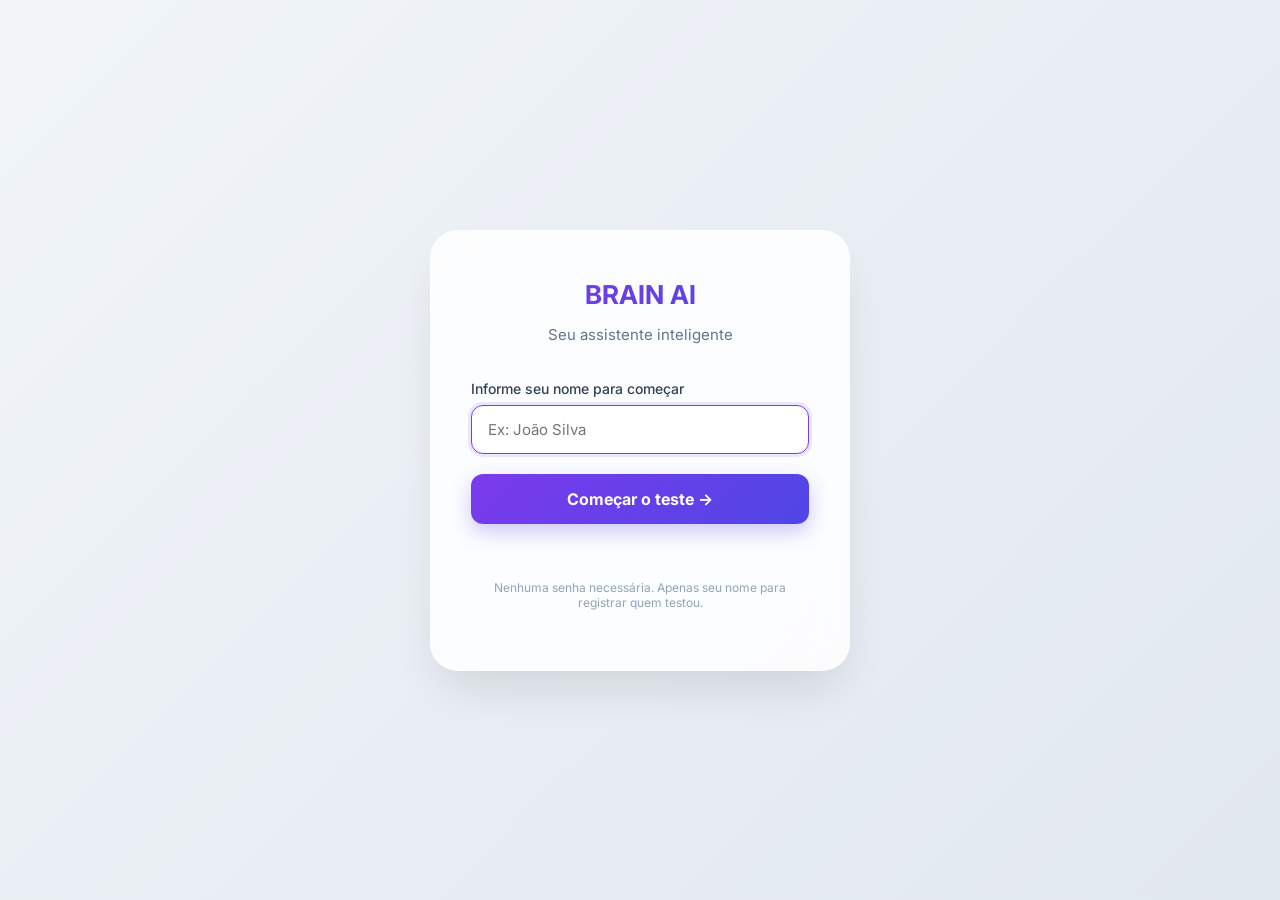
<file: frontend/auth.html>
<!DOCTYPE html>
<html lang="pt-br">

<head>
    <meta charset="UTF-8">
    <meta name="viewport" content="width=device-width, initial-scale=1.0">
    <title>BRAIN AI - Iniciar Sessão</title>
    <link href="https://fonts.googleapis.com/css2?family=Inter:wght@300;400;500;600;700&display=swap" rel="stylesheet">
    <style>
        :root {
            --primary-gradient: linear-gradient(135deg, #7C3AED 0%, #4F46E5 100%);
            --bg-gradient: linear-gradient(135deg, #f1f5f9 0%, #e2e8f0 100%);
            --glass: rgba(255, 255, 255, 0.85);
            --glass-border: rgba(255, 255, 255, 0.5);
        }

        * {
            box-sizing: border-box;
        }

        body {
            font-family: 'Inter', sans-serif;
            background: var(--bg-gradient);
            margin: 0;
            min-height: 100vh;
            display: flex;
            justify-content: center;
            align-items: center;
        }

        .card {
            background: var(--glass);
            backdrop-filter: blur(16px);
            border: 1px solid var(--glass-border);
            border-radius: 28px;
            box-shadow: 0 24px 48px -12px rgba(0, 0, 0, 0.12);
            width: 100%;
            max-width: 420px;
            padding: 48px 40px;
            text-align: center;
        }

        .logo {
            font-size: 26px;
            font-weight: 700;
            background: var(--primary-gradient);
            -webkit-background-clip: text;
            background-clip: text;
            -webkit-text-fill-color: transparent;
            margin-bottom: 8px;
        }

        .subtitle {
            color: #64748b;
            font-size: 15px;
            margin-bottom: 36px;
        }

        label {
            display: block;
            text-align: left;
            font-size: 14px;
            font-weight: 500;
            color: #334155;
            margin-bottom: 8px;
        }

        input[type="text"] {
            width: 100%;
            padding: 14px 16px;
            border: 1.5px solid #e2e8f0;
            border-radius: 12px;
            font-family: inherit;
            font-size: 15px;
            outline: none;
            transition: border-color 0.2s, box-shadow 0.2s;
            background: white;
        }

        input[type="text"]:focus {
            border-color: #7C3AED;
            box-shadow: 0 0 0 3px rgba(124, 58, 237, 0.12);
        }

        button[type="submit"] {
            width: 100%;
            margin-top: 20px;
            padding: 15px;
            background: var(--primary-gradient);
            color: white;
            border: none;
            border-radius: 12px;
            font-family: inherit;
            font-size: 16px;
            font-weight: 700;
            cursor: pointer;
            box-shadow: 0 8px 20px rgba(79, 70, 229, 0.28);
            transition: transform 0.12s ease, box-shadow 0.12s ease;
        }

        button[type="submit"]:hover {
            transform: translateY(-2px);
            box-shadow: 0 12px 28px rgba(79, 70, 229, 0.24);
        }

        button[type="submit"]:disabled {
            opacity: 0.65;
            cursor: not-allowed;
            transform: none;
        }

        .error-msg {
            color: #ef4444;
            font-size: 13px;
            margin-top: 12px;
            min-height: 20px;
        }

        .hint {
            margin-top: 24px;
            font-size: 12px;
            color: #94a3b8;
        }
    </style>
</head>

<body>
    <div class="card">
        <div class="logo">BRAIN AI</div>
        <p class="subtitle">Seu assistente inteligente</p>

        <form id="start-form">
            <label for="user-name">Informe seu nome para começar</label>
            <input type="text" id="user-name" placeholder="Ex: João Silva" autocomplete="off" required autofocus>
            <button type="submit" id="start-btn">Começar o teste →</button>
            <div id="error-msg" class="error-msg"></div>
        </form>

        <p class="hint">Nenhuma senha necessária. Apenas seu nome para registrar quem testou.</p>
    </div>

    <script>
        const BASE_URL = 'http://localhost:8000/ROA';

        // Cookie Helpers
        function setCookie(name, value, days = 7) {
            let expires = "";
            if (days) {
                const date = new Date();
                date.setTime(date.getTime() + (days * 24 * 60 * 60 * 1000));
                expires = "; expires=" + date.toUTCString();
            }
            document.cookie = name + "=" + (value || "") + expires + "; path=/; SameSite=Lax";
        }

        function getCookie(name) {
            const nameEQ = name + "=";
            const ca = document.cookie.split(';');
            for (let i = 0; i < ca.length; i++) {
                let c = ca[i];
                while (c.charAt(0) == ' ') c = c.substring(1, c.length);
                if (c.indexOf(nameEQ) == 0) return c.substring(nameEQ.length, c.length);
            }
            return null;
        }

        // Already logged in? Go to dashboard.
        let existingToken = getCookie('roa_token');

        // Sincronização e fallback para evitar loops com cache de navegadores
        if (!existingToken) {
            existingToken = localStorage.getItem('roa_token');
            if (existingToken) {
                setCookie('roa_token', existingToken);
                const lsName = localStorage.getItem('roa_user_name');
                if (lsName) setCookie('roa_user_name', lsName);
            }
        } else {
            localStorage.setItem('roa_token', existingToken);
        }

        if (existingToken) {
            window.location.replace('index.html');
        }

        document.getElementById('start-form').addEventListener('submit', async (e) => {
            e.preventDefault();

            const name = document.getElementById('user-name').value.trim();
            const errorEl = document.getElementById('error-msg');
            const btn = document.getElementById('start-btn');

            if (!name) {
                errorEl.textContent = 'Por favor, insira seu nome.';
                return;
            }

            btn.disabled = true;
            btn.textContent = 'Aguarde...';
            errorEl.textContent = '';

            try {
                const res = await fetch(`${BASE_URL}/register_student`, {
                    method: 'POST',
                    headers: { 'Content-Type': 'application/json' },
                    body: JSON.stringify({ name })
                });

                const data = await res.json();

                if (res.ok && data.access_token) {
                    setCookie('roa_token', data.access_token);
                    setCookie('roa_user_name', name);
                    // Salvar no localStorage também caso o index.html esteja em cache
                    localStorage.setItem('roa_token', data.access_token);
                    localStorage.setItem('roa_user_name', name);
                    window.location.replace('index.html');
                } else {
                    errorEl.textContent = data.detail || 'Erro ao iniciar sessão.';
                    btn.disabled = false;
                    btn.textContent = 'Começar o teste →';
                }
            } catch (err) {
                errorEl.textContent = 'Erro ao conectar com o servidor.';
                btn.disabled = false;
                btn.textContent = 'Começar o teste →';
            }
        });
    </script>
</body>

</html>
</file>
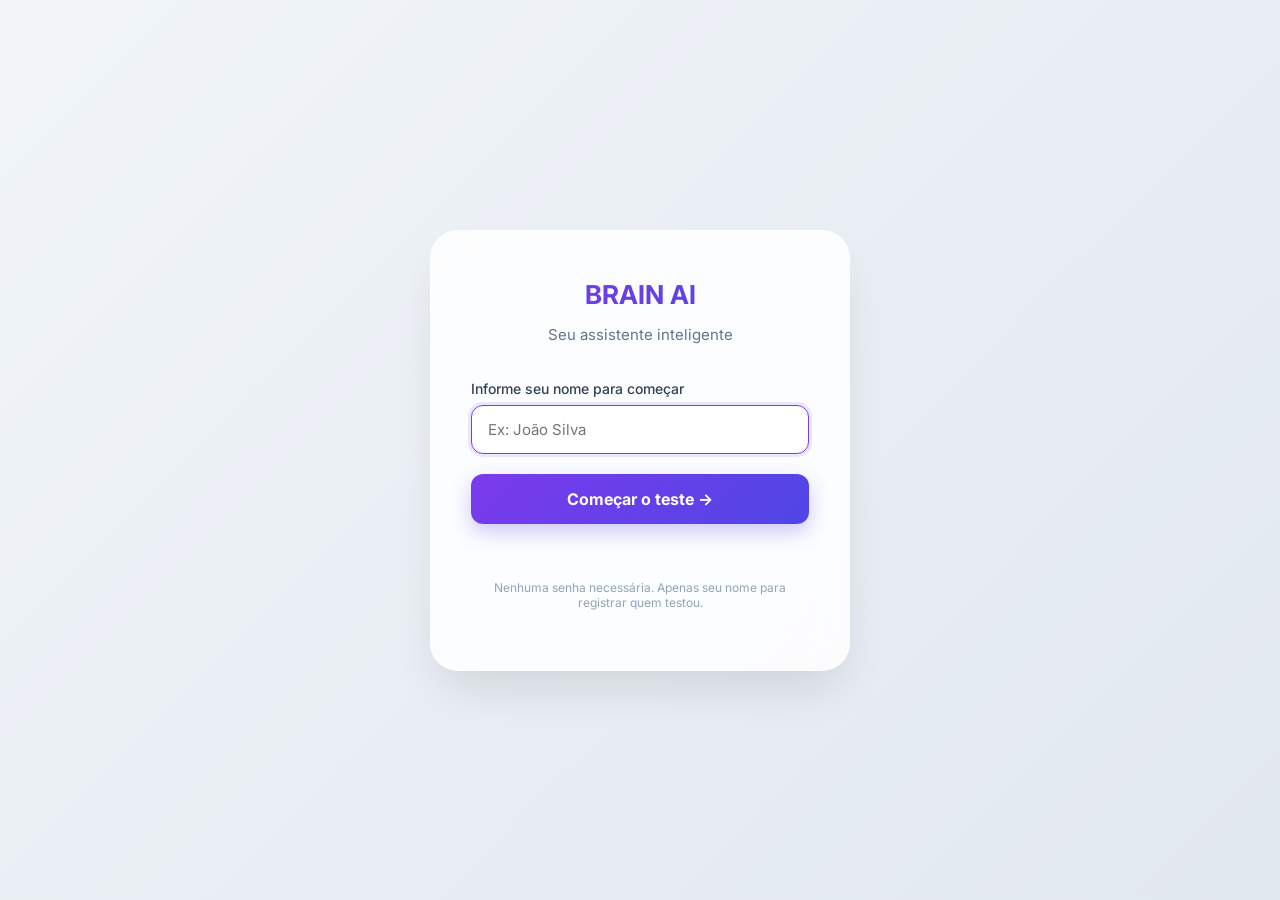
<file: frontend/feedback.html>
<!DOCTYPE html>
<html lang="pt-br">

<head>
<meta charset="UTF-8">
<meta name="viewport" content="width=device-width, initial-scale=1.0">

<title>ROA Platform - Feedback</title>

<link href="https://fonts.googleapis.com/css2?family=Inter:wght@300;400;500;600;700&display=swap" rel="stylesheet">

<style>

:root {
--primary-gradient: linear-gradient(135deg,#7C3AED 0%,#4F46E5 100%);
--glass: rgba(255,255,255,0.7);
--glass-border: rgba(255,255,255,0.4);
}

body{
font-family:'Inter',sans-serif;
background:linear-gradient(135deg,#f1f5f9 0%,#e2e8f0 100%);
margin:0;
min-height:100vh;
display:flex;
flex-direction:column;
}

nav{
padding:20px 40px;
background:var(--glass);
backdrop-filter:blur(10px);
border-bottom:1px solid var(--glass-border);
display:flex;
justify-content:space-between;
align-items:center;
}

.logo{
font-size:20px;
font-weight:700;
background:var(--primary-gradient);
-webkit-background-clip:text;
-webkit-text-fill-color:transparent;
}

main{
flex:1;
display:flex;
justify-content:center;
align-items:center;
padding:40px;
}

.card{

width:100%;
max-width:600px;

background:var(--glass);
backdrop-filter:blur(10px);
border:1px solid var(--glass-border);
border-radius:24px;

padding:40px;

box-shadow:0 10px 30px rgba(0,0,0,0.05);
text-align:center;
}

h2{
margin-top:0;
color:#1e293b;
}

p{
color:#64748b;
}

textarea{

width:100%;
min-height:120px;

padding:14px;

border-radius:12px;
border:1px solid #e2e8f0;

resize:vertical;
font-family:inherit;
font-size:14px;

margin-top:15px;
}

.btn{

margin-top:20px;

background:var(--primary-gradient);
color:white;

border:none;
padding:14px 18px;

border-radius:12px;

font-weight:600;
font-size:15px;

cursor:pointer;

width:100%;
}

.btn-secondary{

margin-top:10px;

background:white;
border:1px solid #e2e8f0;
color:#475569;

}

.success{

margin-top:15px;
color:#10b981;
font-size:14px;
display:none;

}

.btn-logout{

background:transparent;
color:#ef4444;
border:1px solid #ef4444;

padding:8px 16px;

border-radius:8px;
cursor:pointer;

font-size:14px;
font-weight:600;

}

</style>

</head>

<body>

<nav>

<div class="logo">ROA Platform</div>

<div style="display:flex;align-items:center;gap:20px;">

<span id="user-display" style="color:#475569;font-weight:500;">Usuário</span>

<button class="btn-logout" onclick="logout()">Sair</button>

</div>

</nav>

<main>

<div class="card">

<h2>Feedback do Teste</h2>

<p>Obrigado por participar do teste. Sua opinião ajuda a melhorar o assistente.</p>

<form id="feedback-form">

<textarea
id="feedback-text"
placeholder="Conte como foi sua experiência com o assistente..."
required
></textarea>

<button class="btn" type="submit">
Enviar Feedback
</button>

</form>

<div id="success-msg" class="success">
Feedback enviado com sucesso. Obrigado!
</div>

<button
class="btn btn-secondary"
onclick="voltarDashboard()"
>
Voltar ao Dashboard
</button>

</div>

</main>

<script>

const API_BASE = "http://localhost:8000/ROA"

const token = localStorage.getItem("roa_token")

if(!token){

window.location.replace("auth.html")

}

function logout(){

localStorage.removeItem("roa_token")

window.location.href="auth.html"

}

function voltarDashboard(){

window.location.href="index.html"

}

document.getElementById("feedback-form").addEventListener("submit",async(e)=>{

e.preventDefault()

const text = document.getElementById("feedback-text").value

try{

await fetch(`${API_BASE}/feedback`,{

method:"POST",

headers:{
"Content-Type":"application/json",
"Authorization":`Bearer ${token}`
},

body:JSON.stringify({
feedback:text
})

})

document.getElementById("success-msg").style.display="block"

document.getElementById("feedback-text").value=""

}catch(err){

console.error("Erro ao enviar feedback",err)

}

})

</script>

</body>
</html>
</file>
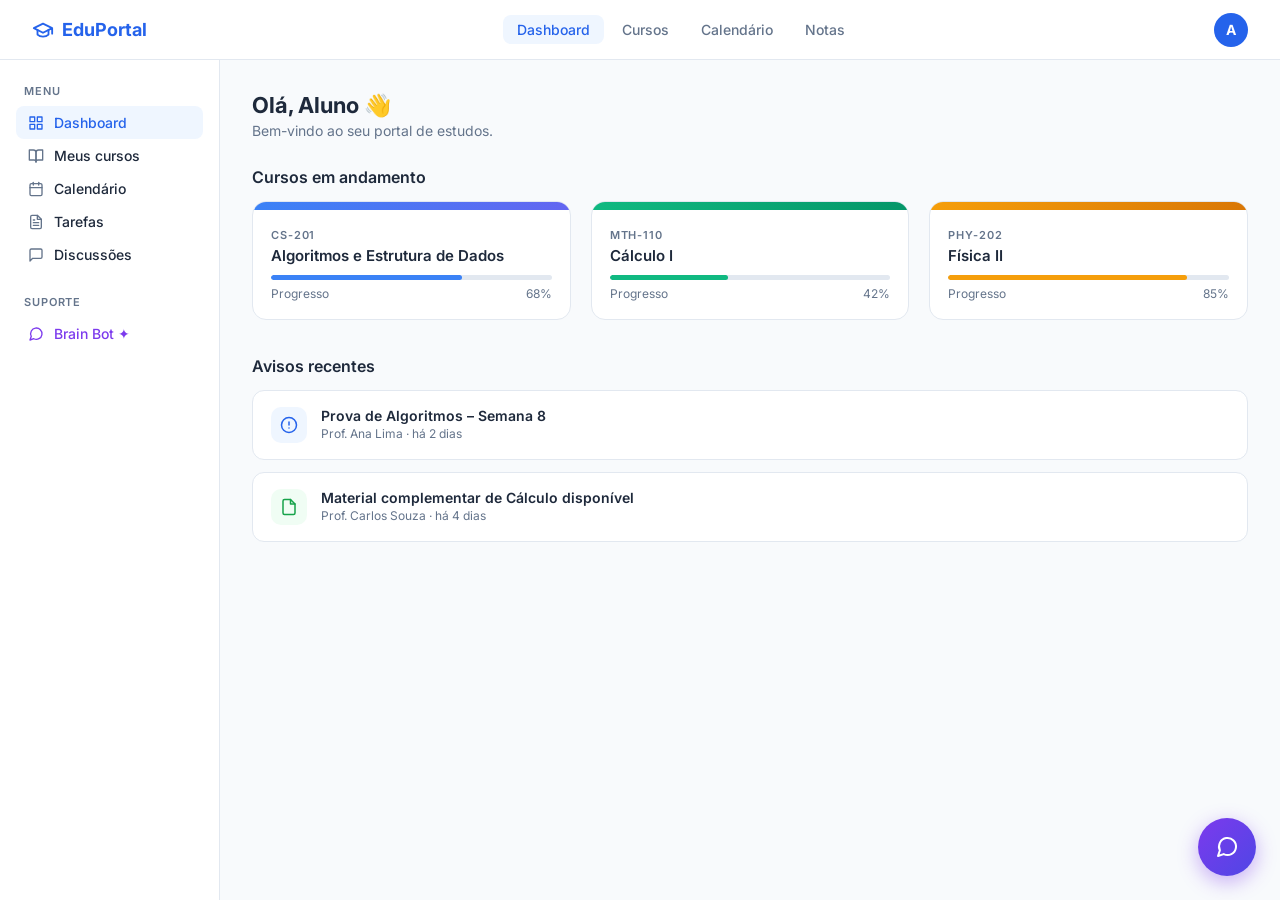
<file: frontend/test_iframe.html>
<!-- Generic school demo – keep for future reference -->
<!DOCTYPE html>
<html lang="pt-br">

<head>
    <meta charset="UTF-8">
    <meta name="viewport" content="width=device-width, initial-scale=1.0">
    <title>EduPortal – Demo de Integração ROA</title>
    <link href="https://fonts.googleapis.com/css2?family=Inter:wght@300;400;500;600;700&display=swap" rel="stylesheet">
    <style>
        * {
            box-sizing: border-box;
            margin: 0;
            padding: 0;
        }

        :root {
            --blue: #2563EB;
            --blue-light: #EFF6FF;
            --blue-dark: #1D4ED8;
            --sidebar-w: 220px;
            --text: #1e293b;
            --muted: #64748b;
            --border: #e2e8f0;
        }

        body {
            font-family: 'Inter', sans-serif;
            background: #f8fafc;
            color: var(--text);
            display: flex;
            flex-direction: column;
            min-height: 100vh;
        }

        /* ─── TOP NAV ─── */
        header {
            background: white;
            border-bottom: 1px solid var(--border);
            padding: 0 32px;
            height: 60px;
            display: flex;
            align-items: center;
            justify-content: space-between;
            position: sticky;
            top: 0;
            z-index: 100;
        }

        .header-logo {
            font-size: 18px;
            font-weight: 700;
            color: var(--blue);
            display: flex;
            align-items: center;
            gap: 8px;
        }

        .header-logo svg {
            flex-shrink: 0;
        }

        .header-nav {
            display: flex;
            gap: 4px;
        }

        .header-nav a {
            padding: 6px 14px;
            border-radius: 8px;
            text-decoration: none;
            font-size: 14px;
            font-weight: 500;
            color: var(--muted);
            transition: background 0.15s, color 0.15s;
        }

        .header-nav a.active,
        .header-nav a:hover {
            background: var(--blue-light);
            color: var(--blue);
        }

        .header-right {
            display: flex;
            align-items: center;
            gap: 12px;
        }

        .avatar {
            width: 34px;
            height: 34px;
            border-radius: 50%;
            background: var(--blue);
            color: white;
            font-weight: 700;
            font-size: 14px;
            display: flex;
            align-items: center;
            justify-content: center;
        }

        /* ─── LAYOUT ─── */
        .layout {
            display: flex;
            flex: 1;
        }

        /* ─── SIDEBAR ─── */
        aside {
            width: var(--sidebar-w);
            background: white;
            border-right: 1px solid var(--border);
            padding: 24px 0;
            flex-shrink: 0;
        }

        .sidebar-section {
            padding: 0 16px;
            margin-bottom: 24px;
        }

        .sidebar-label {
            font-size: 11px;
            font-weight: 600;
            color: var(--muted);
            text-transform: uppercase;
            letter-spacing: 0.08em;
            margin-bottom: 8px;
            padding: 0 8px;
        }

        .sidebar-item {
            display: flex;
            align-items: center;
            gap: 10px;
            padding: 8px 12px;
            border-radius: 8px;
            font-size: 14px;
            color: var(--text);
            font-weight: 500;
            cursor: pointer;
            transition: background 0.15s;
            text-decoration: none;
        }

        .sidebar-item svg {
            flex-shrink: 0;
            color: var(--muted);
        }

        .sidebar-item:hover {
            background: var(--blue-light);
            color: var(--blue);
        }

        .sidebar-item:hover svg {
            color: var(--blue);
        }

        .sidebar-item.active {
            background: var(--blue-light);
            color: var(--blue);
        }

        .sidebar-item.active svg {
            color: var(--blue);
        }

        /* ─── MAIN CONTENT ─── */
        main {
            flex: 1;
            padding: 32px;
            overflow-y: auto;
        }

        .page-title {
            font-size: 22px;
            font-weight: 700;
            color: var(--text);
            margin-bottom: 4px;
        }

        .page-subtitle {
            color: var(--muted);
            font-size: 14px;
            margin-bottom: 28px;
        }

        /* ─── COURSE CARDS ─── */
        .course-grid {
            display: grid;
            grid-template-columns: repeat(auto-fill, minmax(260px, 1fr));
            gap: 20px;
            margin-bottom: 36px;
        }

        .course-card {
            background: white;
            border: 1px solid var(--border);
            border-radius: 14px;
            overflow: hidden;
            transition: box-shadow 0.15s, transform 0.15s;
            cursor: pointer;
        }

        .course-card:hover {
            box-shadow: 0 8px 24px rgba(0, 0, 0, 0.07);
            transform: translateY(-2px);
        }

        .course-banner {
            height: 8px;
        }

        .course-body {
            padding: 18px;
        }

        .course-code {
            font-size: 11px;
            font-weight: 600;
            letter-spacing: 0.08em;
            color: var(--muted);
            text-transform: uppercase;
        }

        .course-name {
            font-size: 15px;
            font-weight: 600;
            color: var(--text);
            margin: 4px 0 10px;
        }

        .progress-bar {
            background: var(--border);
            border-radius: 99px;
            height: 5px;
            overflow: hidden;
        }

        .progress-fill {
            height: 100%;
            border-radius: 99px;
        }

        .progress-label {
            display: flex;
            justify-content: space-between;
            font-size: 12px;
            color: var(--muted);
            margin-top: 6px;
        }

        /* ─── ANNOUNCEMENTS ─── */
        .section-title {
            font-size: 16px;
            font-weight: 600;
            margin-bottom: 14px;
            color: var(--text);
        }

        .announcement {
            background: white;
            border: 1px solid var(--border);
            border-radius: 12px;
            padding: 16px 18px;
            margin-bottom: 12px;
            display: flex;
            gap: 14px;
            align-items: flex-start;
        }

        .announce-icon {
            width: 36px;
            height: 36px;
            border-radius: 10px;
            display: flex;
            align-items: center;
            justify-content: center;
            flex-shrink: 0;
        }

        .announce-title {
            font-size: 14px;
            font-weight: 600;
            color: var(--text);
        }

        .announce-meta {
            font-size: 12px;
            color: var(--muted);
            margin-top: 2px;
        }

        /* ─── ROA CHAT EMBED ─── */
        #chat-toggle-btn {
            position: fixed;
            bottom: 24px;
            right: 24px;
            width: 58px;
            height: 58px;
            border-radius: 50%;
            background: linear-gradient(135deg, #7C3AED 0%, #4F46E5 100%);
            color: white;
            border: none;
            cursor: pointer;
            box-shadow: 0 6px 20px rgba(124, 58, 237, 0.4);
            display: flex;
            align-items: center;
            justify-content: center;
            z-index: 1001;
            transition: transform 0.25s, box-shadow 0.25s;
        }

        #chat-toggle-btn:hover {
            transform: scale(1.08);
            box-shadow: 0 10px 28px rgba(124, 58, 237, 0.45);
        }

        .chat-popup {
            position: fixed;
            bottom: 96px;
            right: 24px;
            width: 400px;
            height: 580px;
            border-radius: 20px;
            overflow: hidden;
            box-shadow: 0 16px 48px rgba(0, 0, 0, 0.18);
            border: 1px solid rgba(255, 255, 255, 0.3);
            background: white;
            transition: transform 0.35s cubic-bezier(0.175, 0.885, 0.32, 1.275), opacity 0.25s ease;
            transform-origin: bottom right;
            z-index: 1000;
        }

        .chat-popup.hidden {
            transform: scale(0.8) translateY(30px);
            opacity: 0;
            pointer-events: none;
        }

        .chat-popup iframe {
            width: 100%;
            height: 100%;
            border: none;
        }
    </style>
</head>

<body>

    <!-- NAV -->
    <header>
        <div class="header-logo">
            <svg width="22" height="22" viewBox="0 0 24 24" fill="none" stroke="currentColor" stroke-width="2"
                stroke-linecap="round" stroke-linejoin="round">
                <path d="M22 10v6M2 10l10-5 10 5-10 5z" />
                <path d="M6 12v5c3 3 9 3 12 0v-5" />
            </svg>
            EduPortal
        </div>

        <nav class="header-nav">
            <a href="#" class="active">Dashboard</a>
            <a href="#">Cursos</a>
            <a href="#">Calendário</a>
            <a href="#">Notas</a>
        </nav>

        <div class="header-right">
            <div class="avatar">A</div>
        </div>
    </header>

    <div class="layout">

        <!-- SIDEBAR -->
        <aside>
            <div class="sidebar-section">
                <div class="sidebar-label">Menu</div>
                <a class="sidebar-item active" href="#">
                    <svg width="16" height="16" viewBox="0 0 24 24" fill="none" stroke="currentColor" stroke-width="2"
                        stroke-linecap="round" stroke-linejoin="round">
                        <rect x="3" y="3" width="7" height="7" />
                        <rect x="14" y="3" width="7" height="7" />
                        <rect x="3" y="14" width="7" height="7" />
                        <rect x="14" y="14" width="7" height="7" />
                    </svg>
                    Dashboard
                </a>
                <a class="sidebar-item" href="#">
                    <svg width="16" height="16" viewBox="0 0 24 24" fill="none" stroke="currentColor" stroke-width="2"
                        stroke-linecap="round" stroke-linejoin="round">
                        <path d="M2 3h6a4 4 0 0 1 4 4v14a3 3 0 0 0-3-3H2z" />
                        <path d="M22 3h-6a4 4 0 0 0-4 4v14a3 3 0 0 1 3-3h7z" />
                    </svg>
                    Meus cursos
                </a>
                <a class="sidebar-item" href="#">
                    <svg width="16" height="16" viewBox="0 0 24 24" fill="none" stroke="currentColor" stroke-width="2"
                        stroke-linecap="round" stroke-linejoin="round">
                        <rect x="3" y="4" width="18" height="18" rx="2" ry="2" />
                        <line x1="16" y1="2" x2="16" y2="6" />
                        <line x1="8" y1="2" x2="8" y2="6" />
                        <line x1="3" y1="10" x2="21" y2="10" />
                    </svg>
                    Calendário
                </a>
                <a class="sidebar-item" href="#">
                    <svg width="16" height="16" viewBox="0 0 24 24" fill="none" stroke="currentColor" stroke-width="2"
                        stroke-linecap="round" stroke-linejoin="round">
                        <path d="M14 2H6a2 2 0 0 0-2 2v16a2 2 0 0 0 2 2h12a2 2 0 0 0 2-2V8z" />
                        <polyline points="14 2 14 8 20 8" />
                        <line x1="16" y1="13" x2="8" y2="13" />
                        <line x1="16" y1="17" x2="8" y2="17" />
                        <polyline points="10 9 9 9 8 9" />
                    </svg>
                    Tarefas
                </a>
                <a class="sidebar-item" href="#">
                    <svg width="16" height="16" viewBox="0 0 24 24" fill="none" stroke="currentColor" stroke-width="2"
                        stroke-linecap="round" stroke-linejoin="round">
                        <path d="M21 15a2 2 0 0 1-2 2H7l-4 4V5a2 2 0 0 1 2-2h14a2 2 0 0 1 2 2z" />
                    </svg>
                    Discussões
                </a>
            </div>

            <div class="sidebar-section">
                <div class="sidebar-label">Suporte</div>
                <a class="sidebar-item" href="#" style="color:#7C3AED;" onclick="openChat(event)">
                    <svg width="16" height="16" viewBox="0 0 24 24" fill="none" stroke="#7C3AED" stroke-width="2"
                        stroke-linecap="round" stroke-linejoin="round">
                        <path d="m3 21 1.9-5.7a8.5 8.5 0 1 1 3.8 3.8z" />
                    </svg>
                    Brain Bot ✦
                </a>
            </div>
        </aside>

        <!-- MAIN -->
        <main>
            <div class="page-title">Olá, Aluno 👋</div>
            <div class="page-subtitle">Bem-vindo ao seu portal de estudos.</div>

            <!-- Courses -->
            <div class="section-title">Cursos em andamento</div>
            <div class="course-grid">
                <div class="course-card">
                    <div class="course-banner" style="background: linear-gradient(90deg,#3B82F6,#6366F1);"></div>
                    <div class="course-body">
                        <div class="course-code">CS-201</div>
                        <div class="course-name">Algoritmos e Estrutura de Dados</div>
                        <div class="progress-bar">
                            <div class="progress-fill" style="width:68%;background:#3B82F6;"></div>
                        </div>
                        <div class="progress-label"><span>Progresso</span><span>68%</span></div>
                    </div>
                </div>
                <div class="course-card">
                    <div class="course-banner" style="background: linear-gradient(90deg,#10B981,#059669);"></div>
                    <div class="course-body">
                        <div class="course-code">MTH-110</div>
                        <div class="course-name">Cálculo I</div>
                        <div class="progress-bar">
                            <div class="progress-fill" style="width:42%;background:#10B981;"></div>
                        </div>
                        <div class="progress-label"><span>Progresso</span><span>42%</span></div>
                    </div>
                </div>
                <div class="course-card">
                    <div class="course-banner" style="background: linear-gradient(90deg,#F59E0B,#D97706);"></div>
                    <div class="course-body">
                        <div class="course-code">PHY-202</div>
                        <div class="course-name">Física II</div>
                        <div class="progress-bar">
                            <div class="progress-fill" style="width:85%;background:#F59E0B;"></div>
                        </div>
                        <div class="progress-label"><span>Progresso</span><span>85%</span></div>
                    </div>
                </div>
            </div>

            <!-- Announcements -->
            <div class="section-title">Avisos recentes</div>
            <div class="announcement">
                <div class="announce-icon" style="background:#EFF6FF;">
                    <svg width="18" height="18" viewBox="0 0 24 24" fill="none" stroke="#2563EB" stroke-width="2"
                        stroke-linecap="round" stroke-linejoin="round">
                        <circle cx="12" cy="12" r="10" />
                        <line x1="12" y1="8" x2="12" y2="12" />
                        <line x1="12" y1="16" x2="12.01" y2="16" />
                    </svg>
                </div>
                <div>
                    <div class="announce-title">Prova de Algoritmos – Semana 8</div>
                    <div class="announce-meta">Prof. Ana Lima · há 2 dias</div>
                </div>
            </div>
            <div class="announcement">
                <div class="announce-icon" style="background:#F0FDF4;">
                    <svg width="18" height="18" viewBox="0 0 24 24" fill="none" stroke="#16A34A" stroke-width="2"
                        stroke-linecap="round" stroke-linejoin="round">
                        <path d="M14 2H6a2 2 0 0 0-2 2v16a2 2 0 0 0 2 2h12a2 2 0 0 0 2-2V8z" />
                        <polyline points="14 2 14 8 20 8" />
                    </svg>
                </div>
                <div>
                    <div class="announce-title">Material complementar de Cálculo disponível</div>
                    <div class="announce-meta">Prof. Carlos Souza · há 4 dias</div>
                </div>
            </div>
        </main>
    </div>

    <!-- BRAIN BOT CHAT EMBED -->
    <button id="chat-toggle-btn" title="Abrir Brain Bot" aria-label="Abrir assistente Brain Bot">
        <svg xmlns="http://www.w3.org/2000/svg" width="24" height="24" viewBox="0 0 24 24" fill="none"
            stroke="currentColor" stroke-width="2" stroke-linecap="round" stroke-linejoin="round">
            <path d="m3 21 1.9-5.7a8.5 8.5 0 1 1 3.8 3.8z" />
        </svg>
    </button>

    <div class="chat-popup hidden" id="chat-popup">
        <iframe src="http://localhost:8002/index.html" title="Brain Bot – Assistente acadêmico"></iframe>
    </div>

    <script>
        const btn = document.getElementById('chat-toggle-btn');
        const popup = document.getElementById('chat-popup');

        const closeSVG = `<svg xmlns="http://www.w3.org/2000/svg" width="22" height="22" viewBox="0 0 24 24" fill="none" stroke="currentColor" stroke-width="2.5" stroke-linecap="round" stroke-linejoin="round"><line x1="18" y1="6" x2="6" y2="18"/><line x1="6" y1="6" x2="18" y2="18"/></svg>`;
        const chatSVG = `<svg xmlns="http://www.w3.org/2000/svg" width="24" height="24" viewBox="0 0 24 24" fill="none" stroke="currentColor" stroke-width="2" stroke-linecap="round" stroke-linejoin="round"><path d="m3 21 1.9-5.7a8.5 8.5 0 1 1 3.8 3.8z"/></svg>`;

        function openChat(e) {
            if (e) e.preventDefault();
            popup.classList.remove('hidden');
            btn.innerHTML = closeSVG;
        }

        btn.addEventListener('click', () => {
            if (popup.classList.contains('hidden')) {
                openChat();
            } else {
                popup.classList.add('hidden');
                btn.innerHTML = chatSVG;
            }
        });
    </script>
</body>

</html>
</file>
